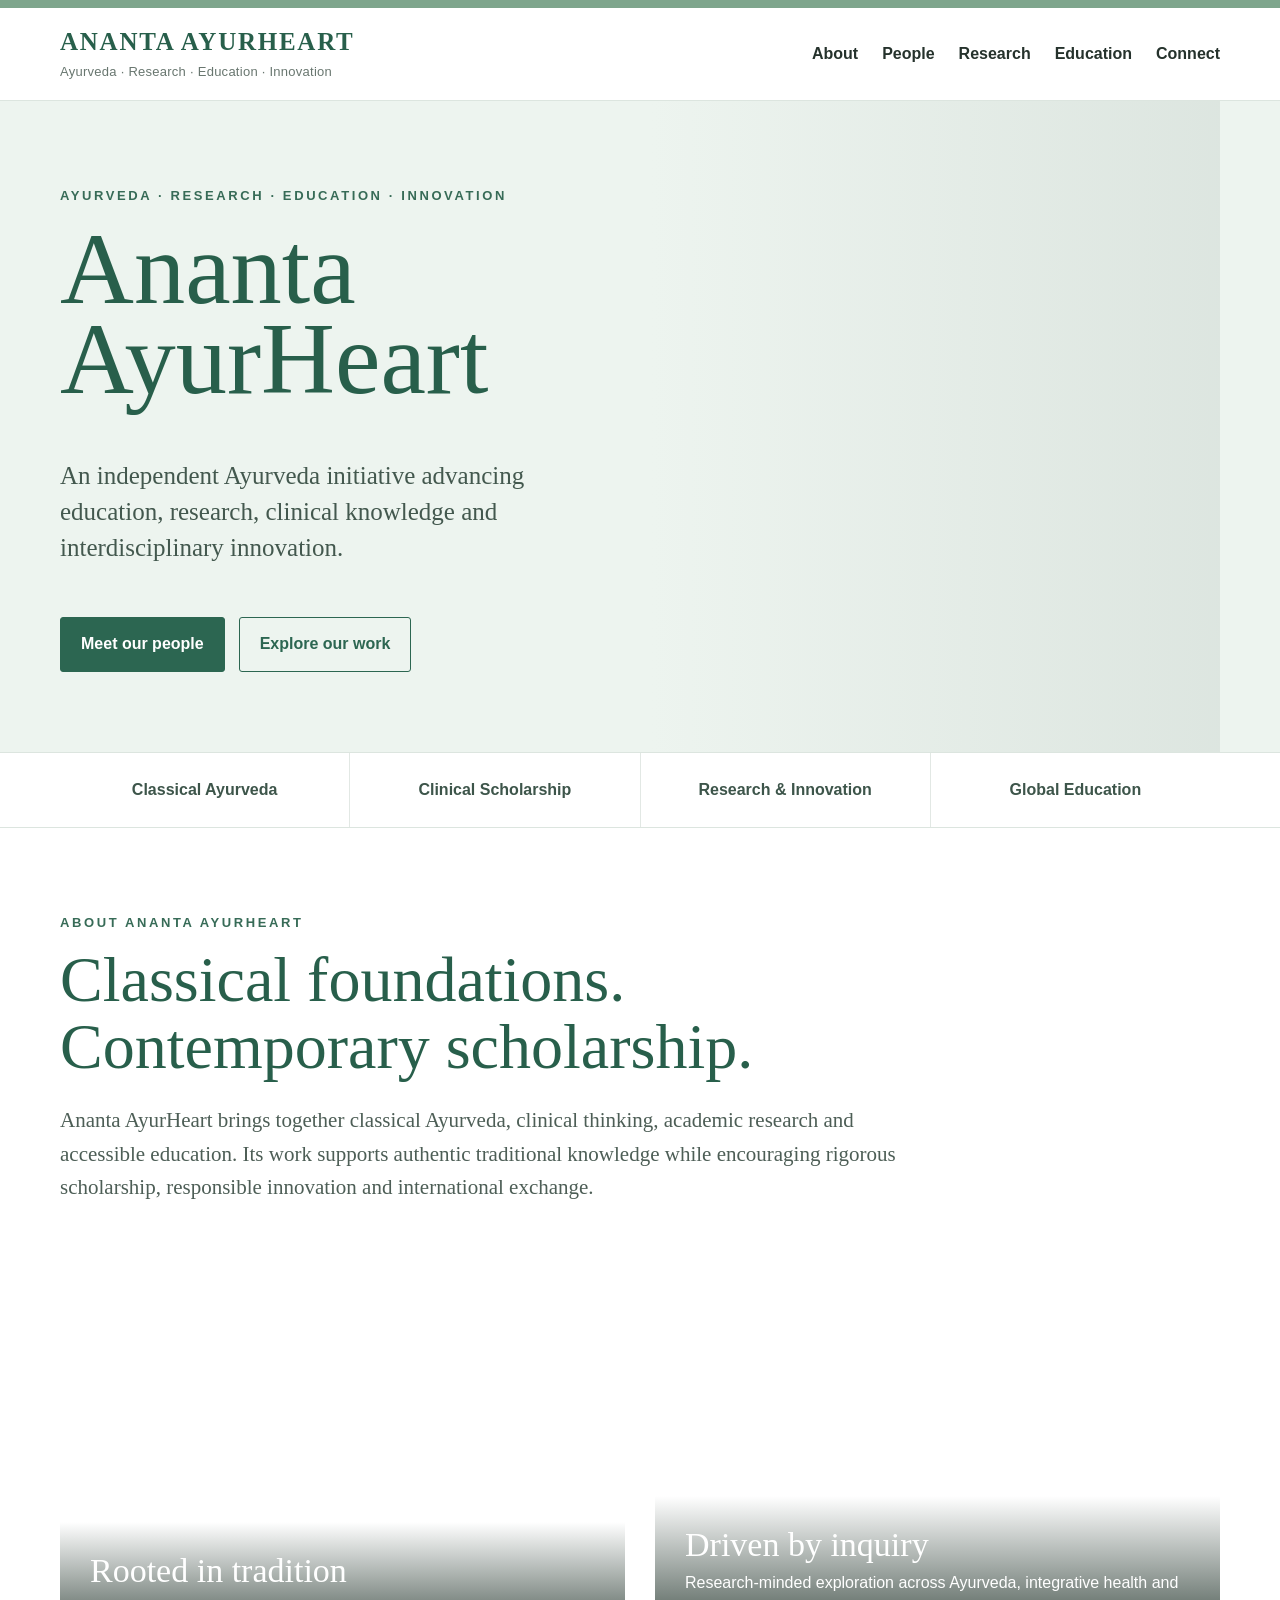
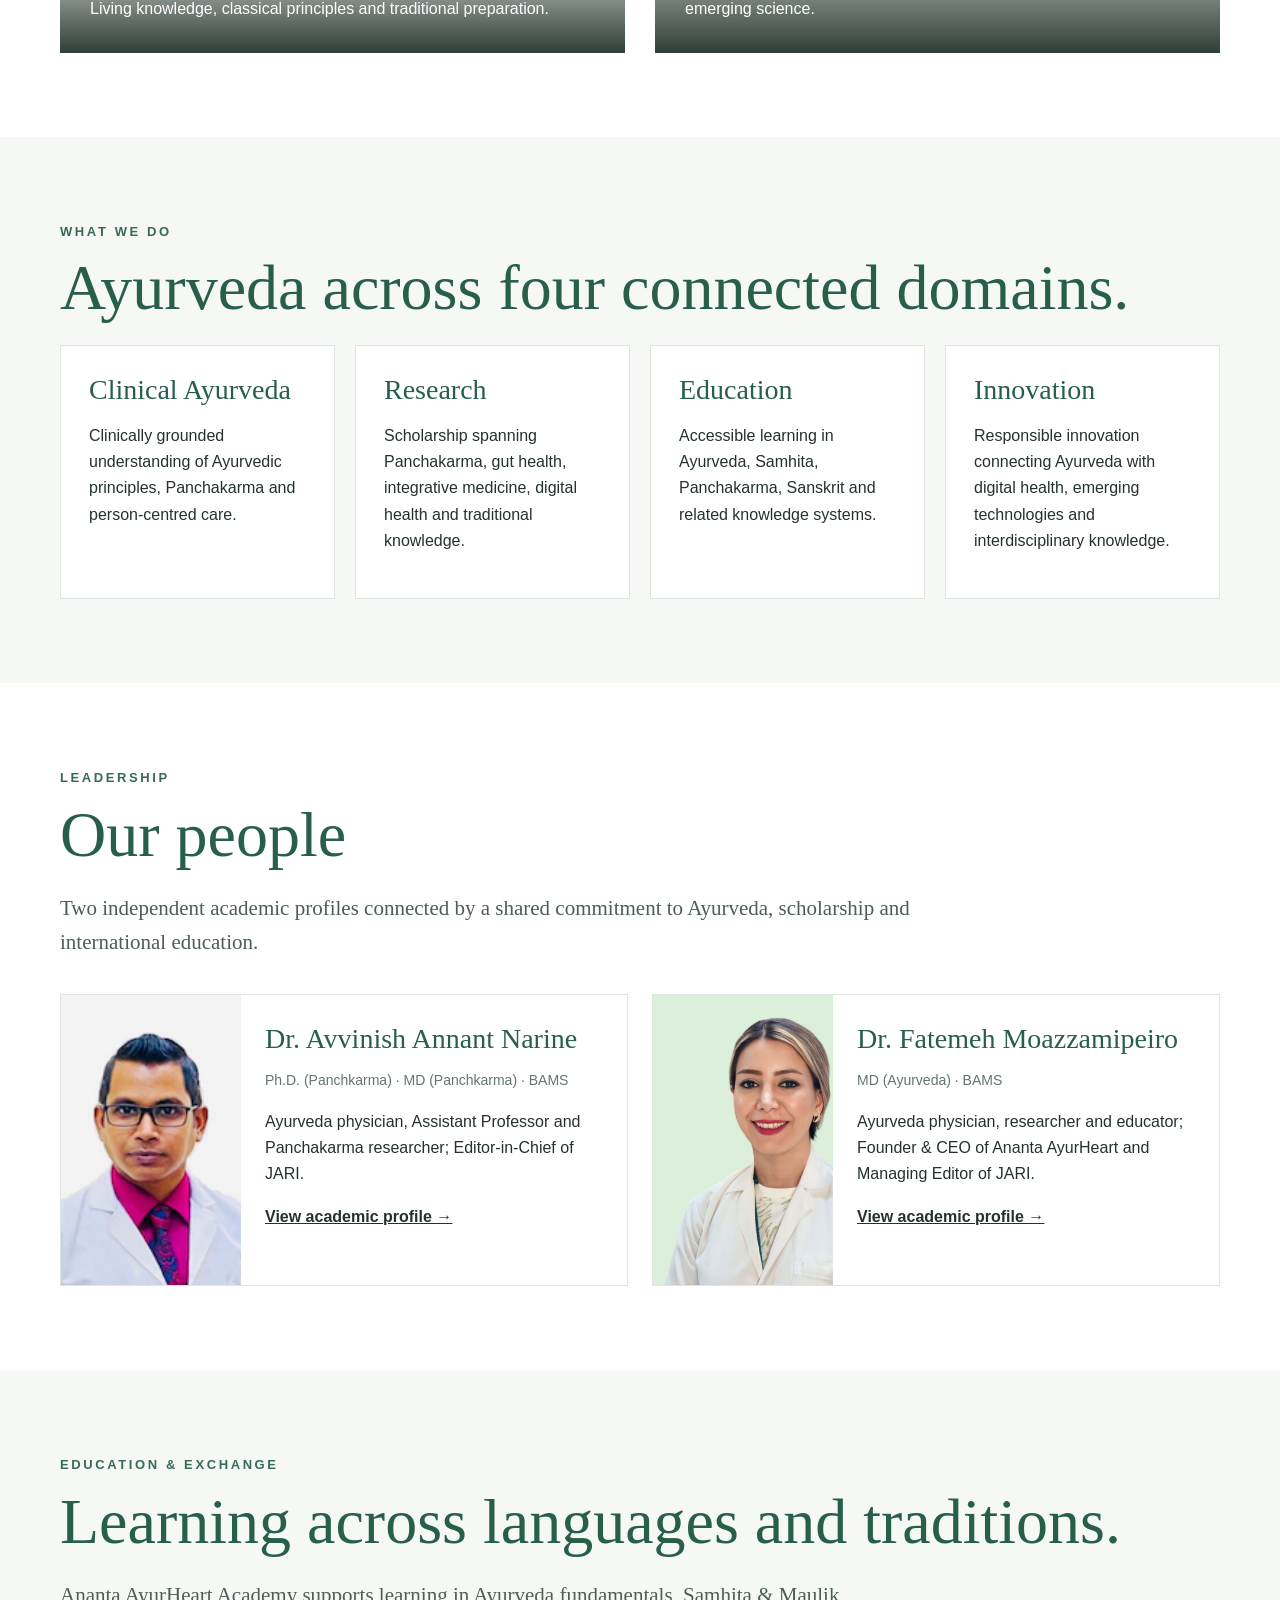
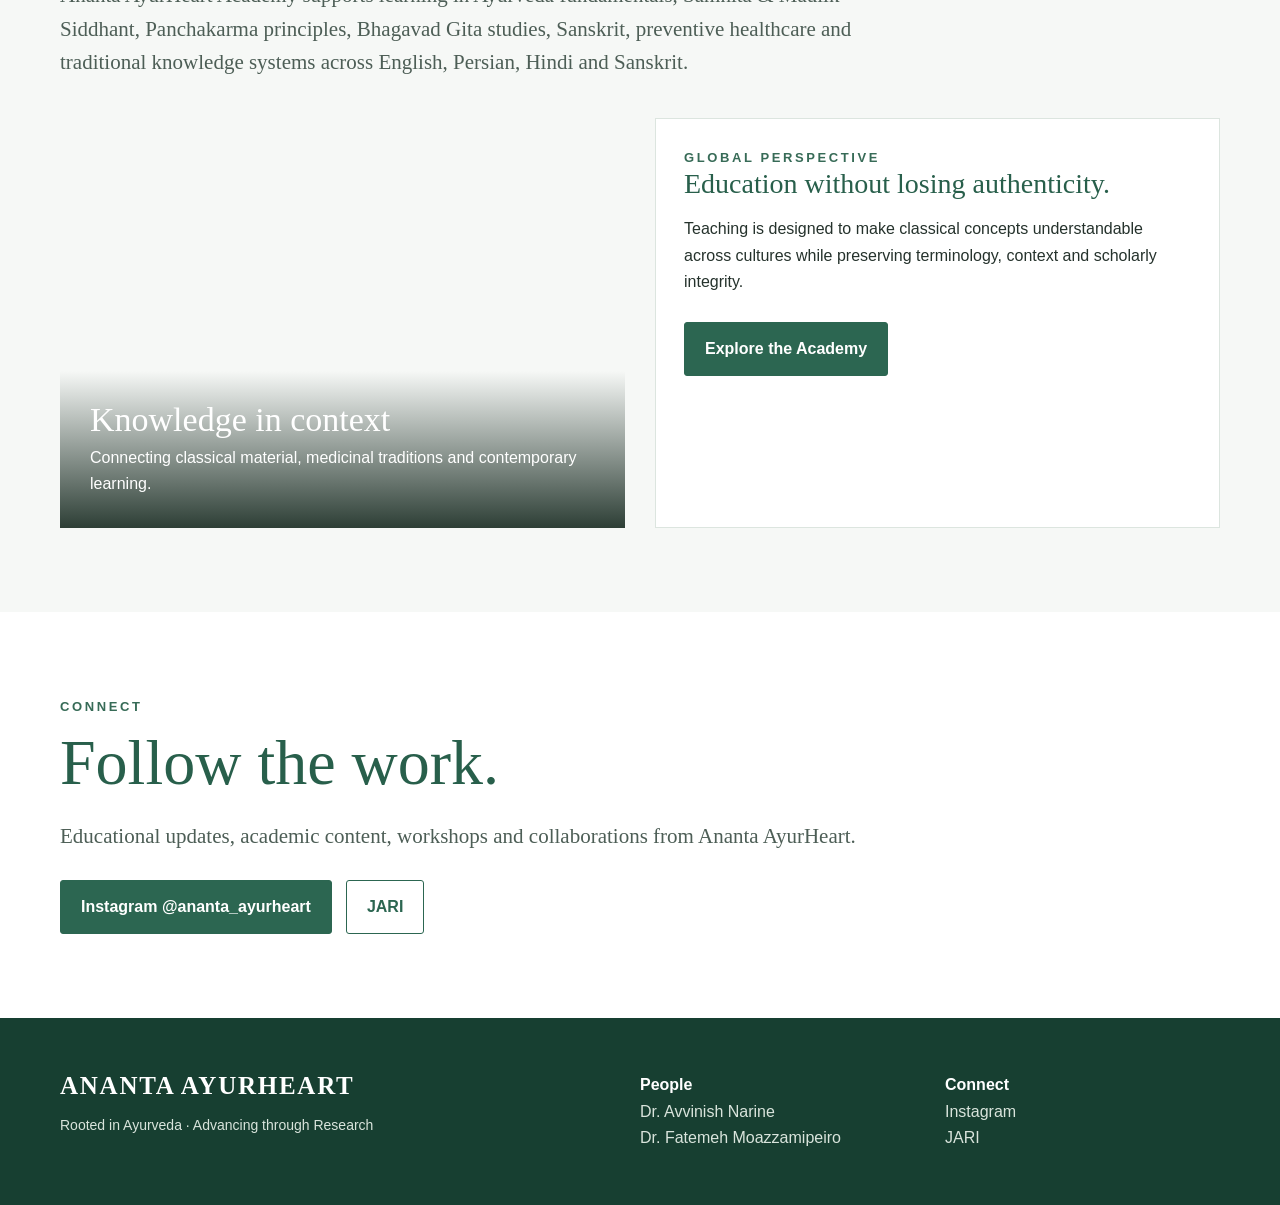
<file: index.html>
<!DOCTYPE html>
<html lang="en"><head><meta charset="utf-8"/><meta content="width=device-width,initial-scale=1" name="viewport"/><title>Ananta AyurHeart | Ayurveda Research, Education &amp; Innovation</title><meta content="Ananta AyurHeart is an independent Ayurveda initiative advancing education, research, clinical knowledge, traditional knowledge and interdisciplinary innovation." name="description"/><link href="https://ananta-ayurheart.pages.dev/" rel="canonical"/><link href="styles.css" rel="stylesheet"/><meta content="Ananta AyurHeart" property="og:title"/><meta content="Rooted in Ayurveda. Advancing through research, education and innovation." property="og:description"/><meta content="website" property="og:type"/><meta content="https://ananta-ayurheart.pages.dev/" property="og:url"/><meta content="https://images.unsplash.com/photo-1768729340164-7d83fe18384d?auto=format&amp;fit=crop&amp;fm=jpg&amp;q=82&amp;w=1800" property="og:image"/><script type="application/ld+json">{"@context": "https://schema.org", "@type": "Organization", "@id": "https://ananta-ayurheart.pages.dev/#organization", "name": "Ananta AyurHeart", "url": "https://ananta-ayurheart.pages.dev/", "description": "Independent Ayurveda initiative advancing education, research, clinical knowledge and interdisciplinary innovation.", "sameAs": ["https://www.instagram.com/ananta_ayurheart/"], "founder": {"@id": "https://ananta-ayurheart.pages.dev/people/fatemeh-moazzamipeiro/#person"}, "member": [{"@id": "https://ananta-ayurheart.pages.dev/people/avvinish-annant-narine/#person"}, {"@id": "https://ananta-ayurheart.pages.dev/people/fatemeh-moazzamipeiro/#person"}]}</script></head><body><div class="topbar"></div><nav class="nav"><div class="wrap navin"><a class="brand" href="index.html">ANANTA AYURHEART<small>Ayurveda · Research · Education · Innovation</small></a><div class="navlinks"><a href="index.html#about">About</a><a href="index.html#people">People</a><a href="index.html#research">Research</a><a href="index.html#academy">Education</a><a href="index.html#contact">Connect</a></div></div></nav><header class="hero"><div class="wrap hero-grid"><div class="hero-copy"><div class="eyebrow">Ayurveda · Research · Education · Innovation</div><h1>Ananta<br/>AyurHeart</h1><p class="deck">An independent Ayurveda initiative advancing education, research, clinical knowledge and interdisciplinary innovation.</p><div class="btns"><a class="btn" href="#people">Meet our people</a><a class="btn alt" href="#research">Explore our work</a></div></div><div aria-label="Turmeric roots, leaves and powder representing Ayurveda" class="hero-image" role="img" style="background-image:url('https://images.unsplash.com/photo-1768729340164-7d83fe18384d?auto=format&amp;fit=crop&amp;fm=jpg&amp;q=82&amp;w=1800')"></div></div></header><div class="trust"><div class="wrap"><div>Classical Ayurveda</div><div>Clinical Scholarship</div><div>Research &amp; Innovation</div><div>Global Education</div></div></div><main><section id="about"><div class="wrap"><div class="eyebrow">About Ananta AyurHeart</div><h2 class="section-title">Classical foundations.<br/>Contemporary scholarship.</h2><p class="lead">Ananta AyurHeart brings together classical Ayurveda, clinical thinking, academic research and accessible education. Its work supports authentic traditional knowledge while encouraging rigorous scholarship, responsible innovation and international exchange.</p><div class="editorial-grid"><div class="image-card" style="background-image:url('https://images.unsplash.com/photo-1768729340731-85e386e62529?auto=format&amp;fit=crop&amp;fm=jpg&amp;q=80&amp;w=1200')"><div class="caption"><h3>Rooted in tradition</h3><div>Living knowledge, classical principles and traditional preparation.</div></div></div><div class="image-card" style="background-image:url('https://images.unsplash.com/photo-1631556760585-2e846196d5a9?auto=format&amp;fit=crop&amp;fm=jpg&amp;q=80&amp;w=1200')"><div class="caption"><h3>Driven by inquiry</h3><div>Research-minded exploration across Ayurveda, integrative health and emerging science.</div></div></div></div></div></section><section class="soft" id="research"><div class="wrap"><div class="eyebrow">What we do</div><h2 class="section-title">Ayurveda across four connected domains.</h2><div class="grid4"><div class="card"><h3>Clinical Ayurveda</h3><p>Clinically grounded understanding of Ayurvedic principles, Panchakarma and person-centred care.</p></div><div class="card"><h3>Research</h3><p>Scholarship spanning Panchakarma, gut health, integrative medicine, digital health and traditional knowledge.</p></div><div class="card"><h3>Education</h3><p>Accessible learning in Ayurveda, Samhita, Panchakarma, Sanskrit and related knowledge systems.</p></div><div class="card"><h3>Innovation</h3><p>Responsible innovation connecting Ayurveda with digital health, emerging technologies and interdisciplinary knowledge.</p></div></div></div></section><section id="people"><div class="wrap"><div class="eyebrow">Leadership</div><h2 class="section-title">Our people</h2><p class="lead">Two independent academic profiles connected by a shared commitment to Ayurveda, scholarship and international education.</p><div class="people"><div class="card person-card"><div class="person-photo"><img alt="Dr. Avvinish Annant Narine" src="assets/images/avvinish-annant-narine.jpg"/></div><div class="person-copy"><h3>Dr. Avvinish Annant Narine</h3><p class="small">Ph.D. (Panchkarma) · MD (Panchkarma) · BAMS</p><p>Ayurveda physician, Assistant Professor and Panchakarma researcher; Editor-in-Chief of JARI.</p><p><a href="people/avvinish-annant-narine/"><b>View academic profile →</b></a></p></div></div><div class="card person-card"><div class="person-photo"><img alt="Dr. Fatemeh Moazzamipeiro" src="assets/images/fatemeh-moazzamipeiro.png"/></div><div class="person-copy"><h3>Dr. Fatemeh Moazzamipeiro</h3><p class="small">MD (Ayurveda) · BAMS</p><p>Ayurveda physician, researcher and educator; Founder &amp; CEO of Ananta AyurHeart and Managing Editor of JARI.</p><p><a href="people/fatemeh-moazzamipeiro/"><b>View academic profile →</b></a></p></div></div></div></div></section><section class="soft" id="academy"><div class="wrap"><div class="eyebrow">Education &amp; exchange</div><h2 class="section-title">Learning across languages and traditions.</h2><p class="lead">Ananta AyurHeart Academy supports learning in Ayurveda fundamentals, Samhita &amp; Maulik Siddhant, Panchakarma principles, Bhagavad Gita studies, Sanskrit, preventive healthcare and traditional knowledge systems across English, Persian, Hindi and Sanskrit.</p><div class="editorial-grid"><div class="image-card" style="background-image:url('https://images.unsplash.com/photo-1509358271058-acd22cc93898?auto=format&amp;fit=crop&amp;fm=jpg&amp;q=80&amp;w=1200')"><div class="caption"><h3>Knowledge in context</h3><div>Connecting classical material, medicinal traditions and contemporary learning.</div></div></div><div class="card"><div class="eyebrow">Global perspective</div><h3>Education without losing authenticity.</h3><p>Teaching is designed to make classical concepts understandable across cultures while preserving terminology, context and scholarly integrity.</p><div class="btns"><a class="btn" href="https://jari.science/index.php/jari/academy">Explore the Academy</a></div></div></div></div></section><section id="contact"><div class="wrap"><div class="eyebrow">Connect</div><h2 class="section-title">Follow the work.</h2><p class="lead">Educational updates, academic content, workshops and collaborations from Ananta AyurHeart.</p><div class="btns"><a class="btn" href="https://www.instagram.com/ananta_ayurheart/" rel="me">Instagram @ananta_ayurheart</a><a class="btn alt" href="https://jari.science/">JARI</a></div></div></section></main><footer class="footer"><div class="wrap footgrid"><div><div class="brand" style="color:white">ANANTA AYURHEART</div><p class="small" style="color:#d9e4dc">Rooted in Ayurveda · Advancing through Research</p></div><div><b>People</b><br/><a href="people/avvinish-annant-narine/">Dr. Avvinish Narine</a><br/><a href="people/fatemeh-moazzamipeiro/">Dr. Fatemeh Moazzamipeiro</a></div><div><b>Connect</b><br/><a href="https://www.instagram.com/ananta_ayurheart/">Instagram</a><br/><a href="https://jari.science/">JARI</a></div></div></footer></body></html>
</file>
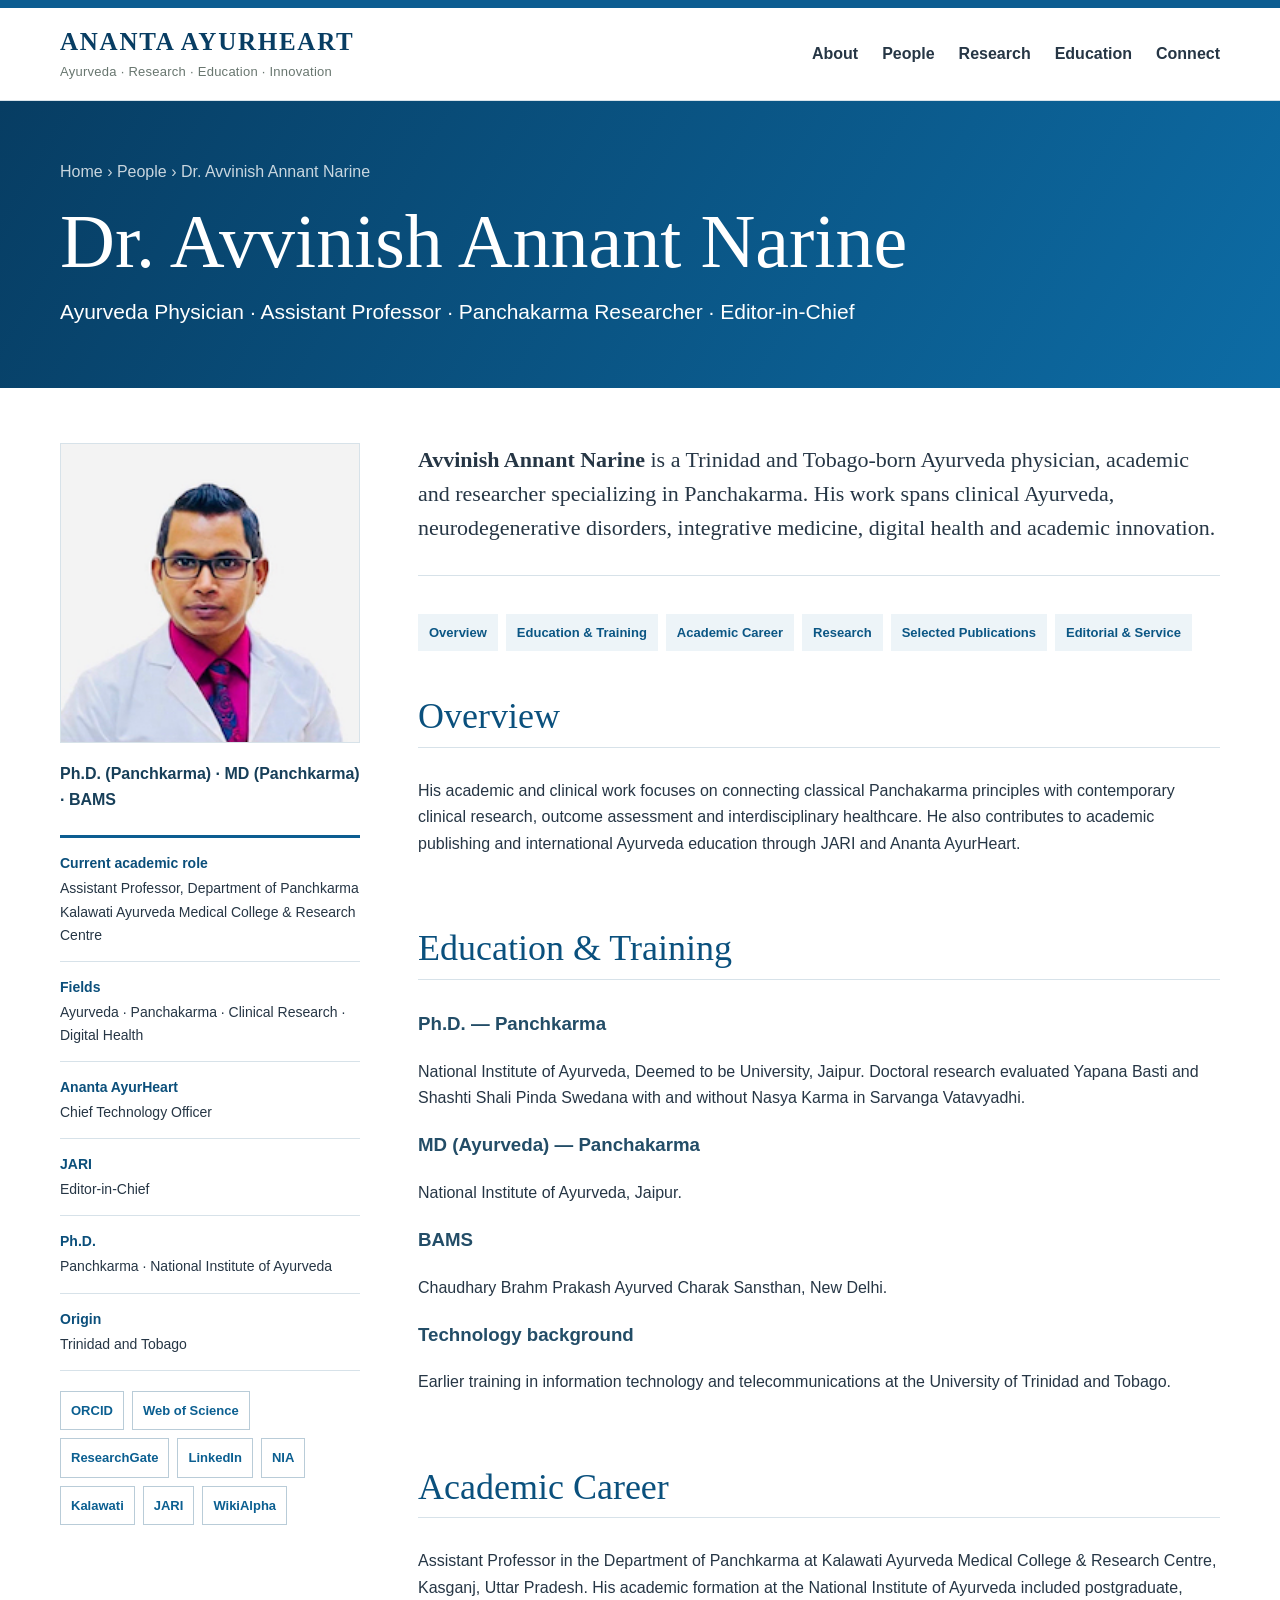
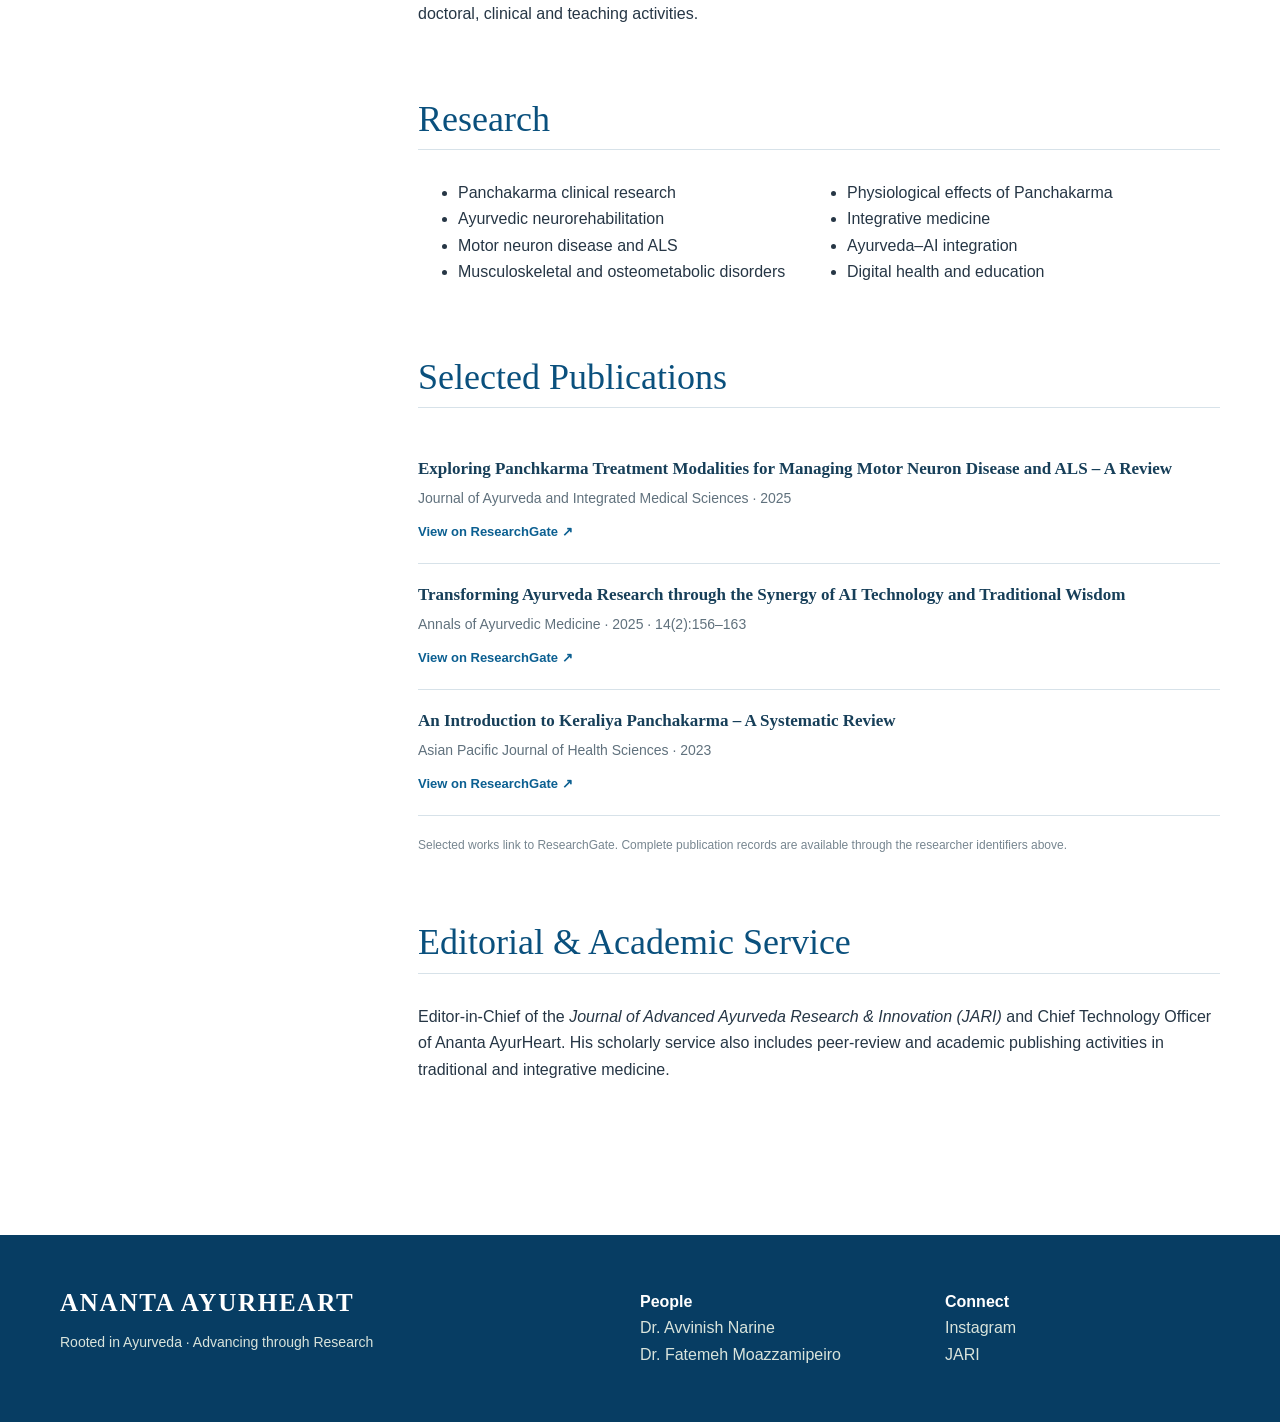
<file: people/avvinish-annant-narine/index.html>
<!DOCTYPE html>
<html lang="en"><head><meta charset="utf-8"/><meta content="width=device-width,initial-scale=1" name="viewport"/><title>Dr. Avvinish Annant Narine | Panchakarma Researcher &amp; Ayurveda Academic</title><meta content="Academic profile of Dr. Avvinish Annant Narine, Ayurveda physician, Assistant Professor, Panchakarma researcher and Editor-in-Chief of JARI." name="description"/><link href="https://ananta-ayurheart.pages.dev/people/avvinish-annant-narine/" rel="canonical"/><link href="../../styles.css" rel="stylesheet"/><meta content="Dr. Avvinish Annant Narine | Ananta AyurHeart" property="og:title"/><meta content="Ayurveda physician, Assistant Professor, Panchakarma researcher and Editor-in-Chief of JARI." property="og:description"/><meta content="profile" property="og:type"/><meta content="https://ananta-ayurheart.pages.dev/people/avvinish-annant-narine/" property="og:url"/><meta content="https://ananta-ayurheart.pages.dev/assets/images/avvinish-annant-narine.jpg" property="og:image"/><script type="application/ld+json">{"@context": "https://schema.org", "@type": "ProfilePage", "dateModified": "2026-09-24", "mainEntity": {"@type": "Person", "@id": "https://ananta-ayurheart.pages.dev/people/avvinish-annant-narine/#person", "name": "Dr. Avvinish Annant Narine", "honorificPrefix": "Dr.", "image": "https://ananta-ayurheart.pages.dev/assets/images/avvinish-annant-narine.jpg", "description": "Ayurveda physician, academic and researcher specializing in Panchakarma.", "jobTitle": "Assistant Professor, Department of Panchkarma", "affiliation": [{"@type": "Organization", "name": "Kalawati Ayurveda Medical College & Research Centre"}, {"@type": "Organization", "name": "Ananta AyurHeart"}], "sameAs": ["https://orcid.org/0000-0002-8131-0494", "https://www.webofscience.com/wos/author/record/QAX-3734-2026", "https://www.researchgate.net/profile/Avvinish-Narine", "https://in.linkedin.com/in/dr-avvinish-annant-narine-6a3407304", "https://jari.science/index.php/jari/about/editorialTeam", "https://wikialpha.co/wiki/Avvinish_Annant_Narine"]}}</script></head><body class="profile-page"><div class="topbar"></div><nav class="nav"><div class="wrap navin"><a class="brand" href="../../index.html">ANANTA AYURHEART<small>Ayurveda · Research · Education · Innovation</small></a><div class="navlinks"><a href="../../index.html#about">About</a><a href="../../index.html#people">People</a><a href="../../index.html#research">Research</a><a href="../../index.html#academy">Education</a><a href="../../index.html#contact">Connect</a></div></div></nav><header class="profile-mast"><div class="wrap"><div class="crumb">Home › People › Dr. Avvinish Annant Narine</div><h1>Dr. Avvinish Annant Narine</h1><div class="subtitle">Ayurveda Physician · Assistant Professor · Panchakarma Researcher · Editor-in-Chief</div></div></header><main><div class="wrap profile-shell"><aside><div class="profile-photo"><img alt="Dr. Avvinish Annant Narine" src="../../assets/images/avvinish-annant-narine.jpg"/></div><div><div class="credentials">Ph.D. (Panchkarma) · MD (Panchkarma) · BAMS</div></div><div class="facts"><div class="fact"><b>Current academic role</b>Assistant Professor, Department of Panchkarma<br/>Kalawati Ayurveda Medical College &amp; Research Centre</div><div class="fact"><b>Fields</b>Ayurveda · Panchakarma · Clinical Research · Digital Health</div><div class="fact"><b>Ananta AyurHeart</b>Chief Technology Officer</div><div class="fact"><b>JARI</b>Editor-in-Chief</div><div class="fact"><b>Ph.D.</b>Panchkarma · National Institute of Ayurveda</div><div class="fact"><b>Origin</b>Trinidad and Tobago</div></div><div class="profile-links"><a class="profile-link" href="https://orcid.org/0000-0002-8131-0494">ORCID</a><a class="profile-link" href="https://www.webofscience.com/wos/author/record/QAX-3734-2026">Web of Science</a><a class="profile-link" href="https://www.researchgate.net/profile/Avvinish-Narine">ResearchGate</a><a class="profile-link" href="https://in.linkedin.com/in/dr-avvinish-annant-narine-6a3407304">LinkedIn</a><a class="profile-link" href="https://www.nia.edu.in/profile.php?id=75">NIA</a><a class="profile-link" href="https://www.kamcrc.com/faculty/">Kalawati</a><a class="profile-link" href="https://jari.science/index.php/jari/about/editorialTeam">JARI</a><a class="profile-link" href="https://wikialpha.co/wiki/Avvinish_Annant_Narine">WikiAlpha</a></div></aside><article class="profile-content"><div class="profile-intro"><b>Avvinish Annant Narine</b> is a Trinidad and Tobago-born Ayurveda physician, academic and researcher specializing in Panchakarma. His work spans clinical Ayurveda, neurodegenerative disorders, integrative medicine, digital health and academic innovation.</div><nav class="tabs"><a href="#overview">Overview</a><a href="#education">Education &amp; Training</a><a href="#career">Academic Career</a><a href="#research">Research</a><a href="#publications">Selected Publications</a><a href="#editorial">Editorial &amp; Service</a></nav><section id="overview"><h2>Overview</h2><p>His academic and clinical work focuses on connecting classical Panchakarma principles with contemporary clinical research, outcome assessment and interdisciplinary healthcare. He also contributes to academic publishing and international Ayurveda education through JARI and Ananta AyurHeart.</p></section><section id="education"><h2>Education &amp; Training</h2><h3>Ph.D. — Panchkarma</h3><p>National Institute of Ayurveda, Deemed to be University, Jaipur. Doctoral research evaluated Yapana Basti and Shashti Shali Pinda Swedana with and without Nasya Karma in Sarvanga Vatavyadhi.</p><h3>MD (Ayurveda) — Panchakarma</h3><p>National Institute of Ayurveda, Jaipur.</p><h3>BAMS</h3><p>Chaudhary Brahm Prakash Ayurved Charak Sansthan, New Delhi.</p><h3>Technology background</h3><p>Earlier training in information technology and telecommunications at the University of Trinidad and Tobago.</p></section><section id="career"><h2>Academic Career</h2><p>Assistant Professor in the Department of Panchkarma at Kalawati Ayurveda Medical College &amp; Research Centre, Kasganj, Uttar Pradesh. His academic formation at the National Institute of Ayurveda included postgraduate, doctoral, clinical and teaching activities.</p></section><section id="research"><h2>Research</h2><ul class="research-list"><li>Panchakarma clinical research</li><li>Ayurvedic neurorehabilitation</li><li>Motor neuron disease and ALS</li><li>Musculoskeletal and osteometabolic disorders</li><li>Physiological effects of Panchakarma</li><li>Integrative medicine</li><li>Ayurveda–AI integration</li><li>Digital health and education</li></ul></section><section id="publications"><h2>Selected Publications</h2><div class="pub"><a class="pub-title" href="https://www.researchgate.net/publication/394447976_Exploring_Panchkarma_Treatment_Modalities_for_Managing_Motor_Neuron_Disease_and_ALS_-_A_Review">Exploring Panchkarma Treatment Modalities for Managing Motor Neuron Disease and ALS – A Review</a><div class="pub-meta">Journal of Ayurveda and Integrated Medical Sciences · 2025</div><div class="pub-actions"><a href="https://www.researchgate.net/publication/394447976_Exploring_Panchkarma_Treatment_Modalities_for_Managing_Motor_Neuron_Disease_and_ALS_-_A_Review">View on ResearchGate ↗</a></div></div><div class="pub"><a class="pub-title" href="https://www.researchgate.net/publication/391317137_Transforming_Ayurveda_Research_through_the_Synergy_of_AI_Technology_and_Traditional_Wisdom">Transforming Ayurveda Research through the Synergy of AI Technology and Traditional Wisdom</a><div class="pub-meta">Annals of Ayurvedic Medicine · 2025 · 14(2):156–163</div><div class="pub-actions"><a href="https://www.researchgate.net/publication/391317137_Transforming_Ayurveda_Research_through_the_Synergy_of_AI_Technology_and_Traditional_Wisdom">View on ResearchGate ↗</a></div></div><div class="pub"><a class="pub-title" href="https://www.researchgate.net/publication/377305377_An_Introduction_to_Keraliya_Panchakarma_-_A_Systematic_Review">An Introduction to Keraliya Panchakarma – A Systematic Review</a><div class="pub-meta">Asian Pacific Journal of Health Sciences · 2023</div><div class="pub-actions"><a href="https://www.researchgate.net/publication/377305377_An_Introduction_to_Keraliya_Panchakarma_-_A_Systematic_Review">View on ResearchGate ↗</a></div></div><p class="source-note">Selected works link to ResearchGate. Complete publication records are available through the researcher identifiers above.</p></section><section id="editorial"><h2>Editorial &amp; Academic Service</h2><p>Editor-in-Chief of the <i>Journal of Advanced Ayurveda Research &amp; Innovation (JARI)</i> and Chief Technology Officer of Ananta AyurHeart. His scholarly service also includes peer-review and academic publishing activities in traditional and integrative medicine.</p></section></article></div></main><footer class="footer"><div class="wrap footgrid"><div><div class="brand" style="color:white">ANANTA AYURHEART</div><p class="small" style="color:#d9e4dc">Rooted in Ayurveda · Advancing through Research</p></div><div><b>People</b><br/><a href="../../people/avvinish-annant-narine/">Dr. Avvinish Narine</a><br/><a href="../../people/fatemeh-moazzamipeiro/">Dr. Fatemeh Moazzamipeiro</a></div><div><b>Connect</b><br/><a href="https://www.instagram.com/ananta_ayurheart/">Instagram</a><br/><a href="https://jari.science/">JARI</a></div></div></footer></body></html>
</file>
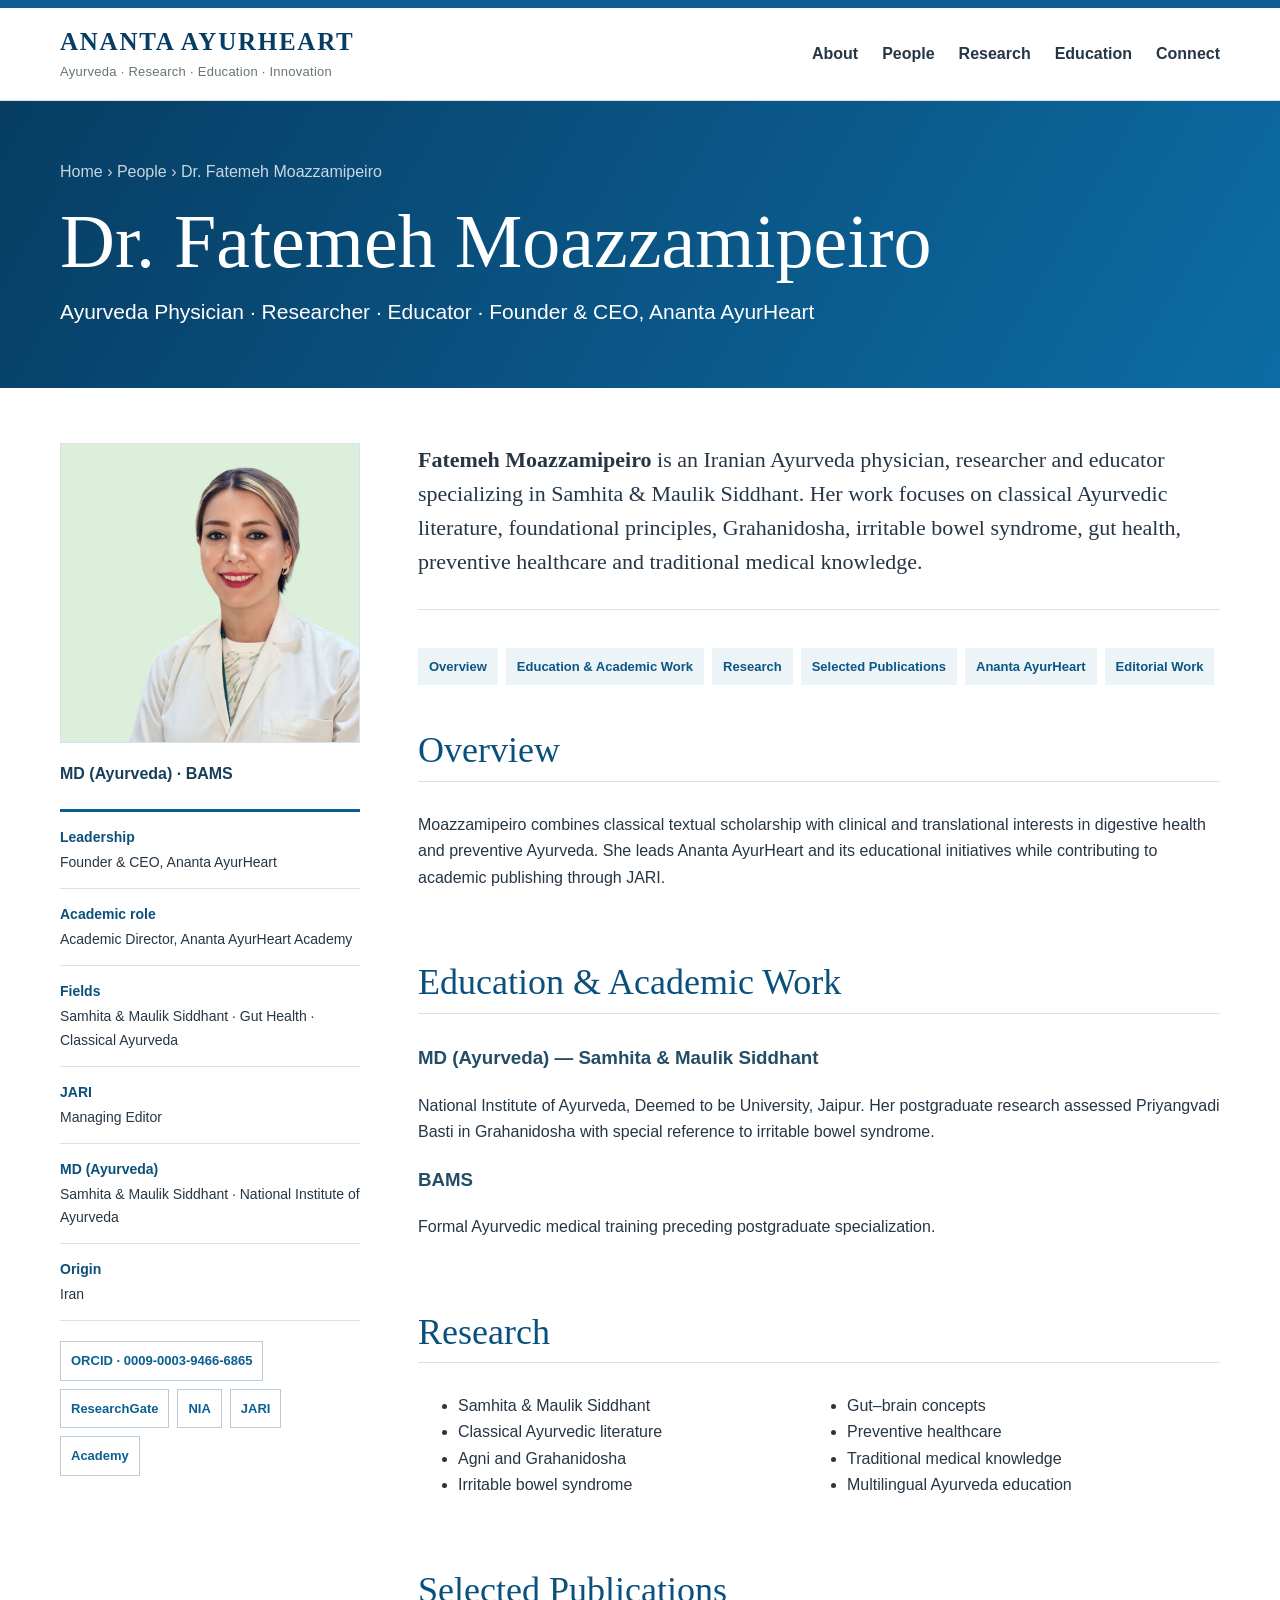
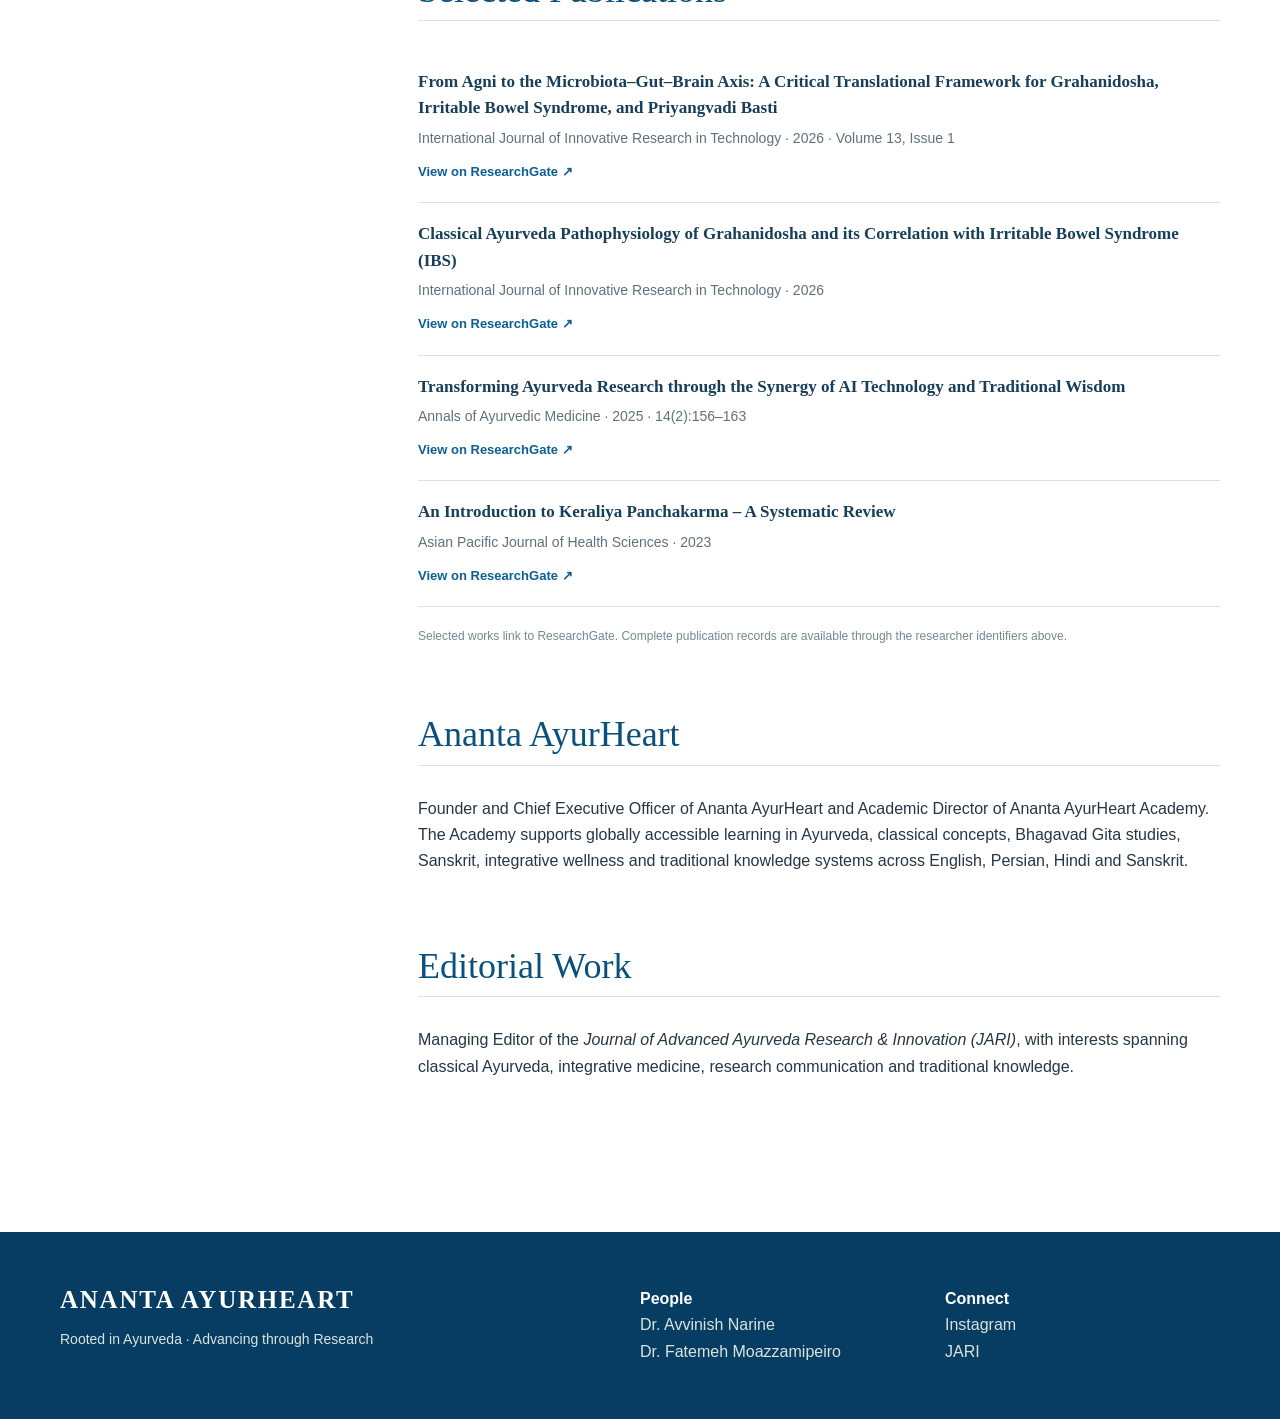
<file: people/fatemeh-moazzamipeiro/index.html>
<!DOCTYPE html>
<html lang="en"><head><meta charset="utf-8"/><meta content="width=device-width,initial-scale=1" name="viewport"/><title>Dr. Fatemeh Moazzamipeiro | Ayurveda Researcher &amp; Educator</title><meta content="Academic profile of Dr. Fatemeh Moazzamipeiro, Ayurveda physician, researcher, educator, Founder &amp; CEO of Ananta AyurHeart and Managing Editor of JARI." name="description"/><link href="https://ananta-ayurheart.pages.dev/people/fatemeh-moazzamipeiro/" rel="canonical"/><link href="../../styles.css" rel="stylesheet"/><meta content="Dr. Fatemeh Moazzamipeiro | Ananta AyurHeart" property="og:title"/><meta content="Ayurveda physician, researcher, educator, Founder &amp; CEO of Ananta AyurHeart and Managing Editor of JARI." property="og:description"/><meta content="profile" property="og:type"/><meta content="https://ananta-ayurheart.pages.dev/people/fatemeh-moazzamipeiro/" property="og:url"/><meta content="https://ananta-ayurheart.pages.dev/assets/images/fatemeh-moazzamipeiro.png" property="og:image"/><script type="application/ld+json">{"@context": "https://schema.org", "@type": "ProfilePage", "dateModified": "2026-09-24", "mainEntity": {"@type": "Person", "@id": "https://ananta-ayurheart.pages.dev/people/fatemeh-moazzamipeiro/#person", "name": "Dr. Fatemeh Moazzamipeiro", "honorificPrefix": "Dr.", "image": "https://ananta-ayurheart.pages.dev/assets/images/fatemeh-moazzamipeiro.png", "description": "Iranian Ayurveda physician, researcher and educator specializing in Samhita & Maulik Siddhant.", "jobTitle": "Founder & Chief Executive Officer, Ananta AyurHeart", "affiliation": [{"@type": "Organization", "name": "Ananta AyurHeart"}, {"@type": "Organization", "name": "National Institute of Ayurveda, Deemed to be University"}], "sameAs": ["https://orcid.org/0009-0003-9466-6865", "https://www.researchgate.net/profile/Fatemeh-Moazzamipeiro", "https://jari.science/index.php/jari/about/editorialTeam"]}}</script></head><body class="profile-page"><div class="topbar"></div><nav class="nav"><div class="wrap navin"><a class="brand" href="../../index.html">ANANTA AYURHEART<small>Ayurveda · Research · Education · Innovation</small></a><div class="navlinks"><a href="../../index.html#about">About</a><a href="../../index.html#people">People</a><a href="../../index.html#research">Research</a><a href="../../index.html#academy">Education</a><a href="../../index.html#contact">Connect</a></div></div></nav><header class="profile-mast"><div class="wrap"><div class="crumb">Home › People › Dr. Fatemeh Moazzamipeiro</div><h1>Dr. Fatemeh Moazzamipeiro</h1><div class="subtitle">Ayurveda Physician · Researcher · Educator · Founder &amp; CEO, Ananta AyurHeart</div></div></header><main><div class="wrap profile-shell"><aside><div class="profile-photo"><img alt="Dr. Fatemeh Moazzamipeiro" src="../../assets/images/fatemeh-moazzamipeiro.png"/></div><div><div class="credentials">MD (Ayurveda) · BAMS</div></div><div class="facts"><div class="fact"><b>Leadership</b>Founder &amp; CEO, Ananta AyurHeart</div><div class="fact"><b>Academic role</b>Academic Director, Ananta AyurHeart Academy</div><div class="fact"><b>Fields</b>Samhita &amp; Maulik Siddhant · Gut Health · Classical Ayurveda</div><div class="fact"><b>JARI</b>Managing Editor</div><div class="fact"><b>MD (Ayurveda)</b>Samhita &amp; Maulik Siddhant · National Institute of Ayurveda</div><div class="fact"><b>Origin</b>Iran</div></div><div class="profile-links"><a class="profile-link" href="https://orcid.org/0009-0003-9466-6865">ORCID · 0009-0003-9466-6865</a><a class="profile-link" href="https://www.researchgate.net/profile/Fatemeh-Moazzamipeiro">ResearchGate</a><a class="profile-link" href="https://www.nia.edu.in/profile.php?id=69">NIA</a><a class="profile-link" href="https://jari.science/index.php/jari/about/editorialTeam">JARI</a><a class="profile-link" href="https://jari.science/index.php/jari/academy">Academy</a></div></aside><article class="profile-content"><div class="profile-intro"><b>Fatemeh Moazzamipeiro</b> is an Iranian Ayurveda physician, researcher and educator specializing in Samhita &amp; Maulik Siddhant. Her work focuses on classical Ayurvedic literature, foundational principles, Grahanidosha, irritable bowel syndrome, gut health, preventive healthcare and traditional medical knowledge.</div><nav class="tabs"><a href="#overview">Overview</a><a href="#education">Education &amp; Academic Work</a><a href="#research">Research</a><a href="#publications">Selected Publications</a><a href="#leadership">Ananta AyurHeart</a><a href="#editorial">Editorial Work</a></nav><section id="overview"><h2>Overview</h2><p>Moazzamipeiro combines classical textual scholarship with clinical and translational interests in digestive health and preventive Ayurveda. She leads Ananta AyurHeart and its educational initiatives while contributing to academic publishing through JARI.</p></section><section id="education"><h2>Education &amp; Academic Work</h2><h3>MD (Ayurveda) — Samhita &amp; Maulik Siddhant</h3><p>National Institute of Ayurveda, Deemed to be University, Jaipur. Her postgraduate research assessed Priyangvadi Basti in Grahanidosha with special reference to irritable bowel syndrome.</p><h3>BAMS</h3><p>Formal Ayurvedic medical training preceding postgraduate specialization.</p></section><section id="research"><h2>Research</h2><ul class="research-list"><li>Samhita &amp; Maulik Siddhant</li><li>Classical Ayurvedic literature</li><li>Agni and Grahanidosha</li><li>Irritable bowel syndrome</li><li>Gut–brain concepts</li><li>Preventive healthcare</li><li>Traditional medical knowledge</li><li>Multilingual Ayurveda education</li></ul></section><section id="publications"><h2>Selected Publications</h2><div class="pub"><a class="pub-title" href="https://www.researchgate.net/publication/407193679_From_Agni_to_The_Microbiota-Gut-Brain_Axis_A_Critical_Translational_Framework_for_Grahanidosha_Irritable_Bowel_Syndrome_And_Priyangvadi_Basti">From Agni to the Microbiota–Gut–Brain Axis: A Critical Translational Framework for Grahanidosha, Irritable Bowel Syndrome, and Priyangvadi Basti</a><div class="pub-meta">International Journal of Innovative Research in Technology · 2026 · Volume 13, Issue 1</div><div class="pub-actions"><a href="https://www.researchgate.net/publication/407193679_From_Agni_to_The_Microbiota-Gut-Brain_Axis_A_Critical_Translational_Framework_for_Grahanidosha_Irritable_Bowel_Syndrome_And_Priyangvadi_Basti">View on ResearchGate ↗</a></div></div><div class="pub"><a class="pub-title" href="https://www.researchgate.net/publication/407196350_Classical_Ayurveda_Pathophysiology_of_Grahanidosha_and_its_Correlation_with_Irritable_Bowel_Syndrome_IBS">Classical Ayurveda Pathophysiology of Grahanidosha and its Correlation with Irritable Bowel Syndrome (IBS)</a><div class="pub-meta">International Journal of Innovative Research in Technology · 2026</div><div class="pub-actions"><a href="https://www.researchgate.net/publication/407196350_Classical_Ayurveda_Pathophysiology_of_Grahanidosha_and_its_Correlation_with_Irritable_Bowel_Syndrome_IBS">View on ResearchGate ↗</a></div></div><div class="pub"><a class="pub-title" href="https://www.researchgate.net/publication/391317137_Transforming_Ayurveda_Research_through_the_Synergy_of_AI_Technology_and_Traditional_Wisdom">Transforming Ayurveda Research through the Synergy of AI Technology and Traditional Wisdom</a><div class="pub-meta">Annals of Ayurvedic Medicine · 2025 · 14(2):156–163</div><div class="pub-actions"><a href="https://www.researchgate.net/publication/391317137_Transforming_Ayurveda_Research_through_the_Synergy_of_AI_Technology_and_Traditional_Wisdom">View on ResearchGate ↗</a></div></div><div class="pub"><a class="pub-title" href="https://www.researchgate.net/publication/377305377_An_Introduction_to_Keraliya_Panchakarma_-_A_Systematic_Review">An Introduction to Keraliya Panchakarma – A Systematic Review</a><div class="pub-meta">Asian Pacific Journal of Health Sciences · 2023</div><div class="pub-actions"><a href="https://www.researchgate.net/publication/377305377_An_Introduction_to_Keraliya_Panchakarma_-_A_Systematic_Review">View on ResearchGate ↗</a></div></div><p class="source-note">Selected works link to ResearchGate. Complete publication records are available through the researcher identifiers above.</p></section><section id="leadership"><h2>Ananta AyurHeart</h2><p>Founder and Chief Executive Officer of Ananta AyurHeart and Academic Director of Ananta AyurHeart Academy. The Academy supports globally accessible learning in Ayurveda, classical concepts, Bhagavad Gita studies, Sanskrit, integrative wellness and traditional knowledge systems across English, Persian, Hindi and Sanskrit.</p></section><section id="editorial"><h2>Editorial Work</h2><p>Managing Editor of the <i>Journal of Advanced Ayurveda Research &amp; Innovation (JARI)</i>, with interests spanning classical Ayurveda, integrative medicine, research communication and traditional knowledge.</p></section></article></div></main><footer class="footer"><div class="wrap footgrid"><div><div class="brand" style="color:white">ANANTA AYURHEART</div><p class="small" style="color:#d9e4dc">Rooted in Ayurveda · Advancing through Research</p></div><div><b>People</b><br/><a href="../../people/avvinish-annant-narine/">Dr. Avvinish Narine</a><br/><a href="../../people/fatemeh-moazzamipeiro/">Dr. Fatemeh Moazzamipeiro</a></div><div><b>Connect</b><br/><a href="https://www.instagram.com/ananta_ayurheart/">Instagram</a><br/><a href="https://jari.science/">JARI</a></div></div></footer></body></html>
</file>
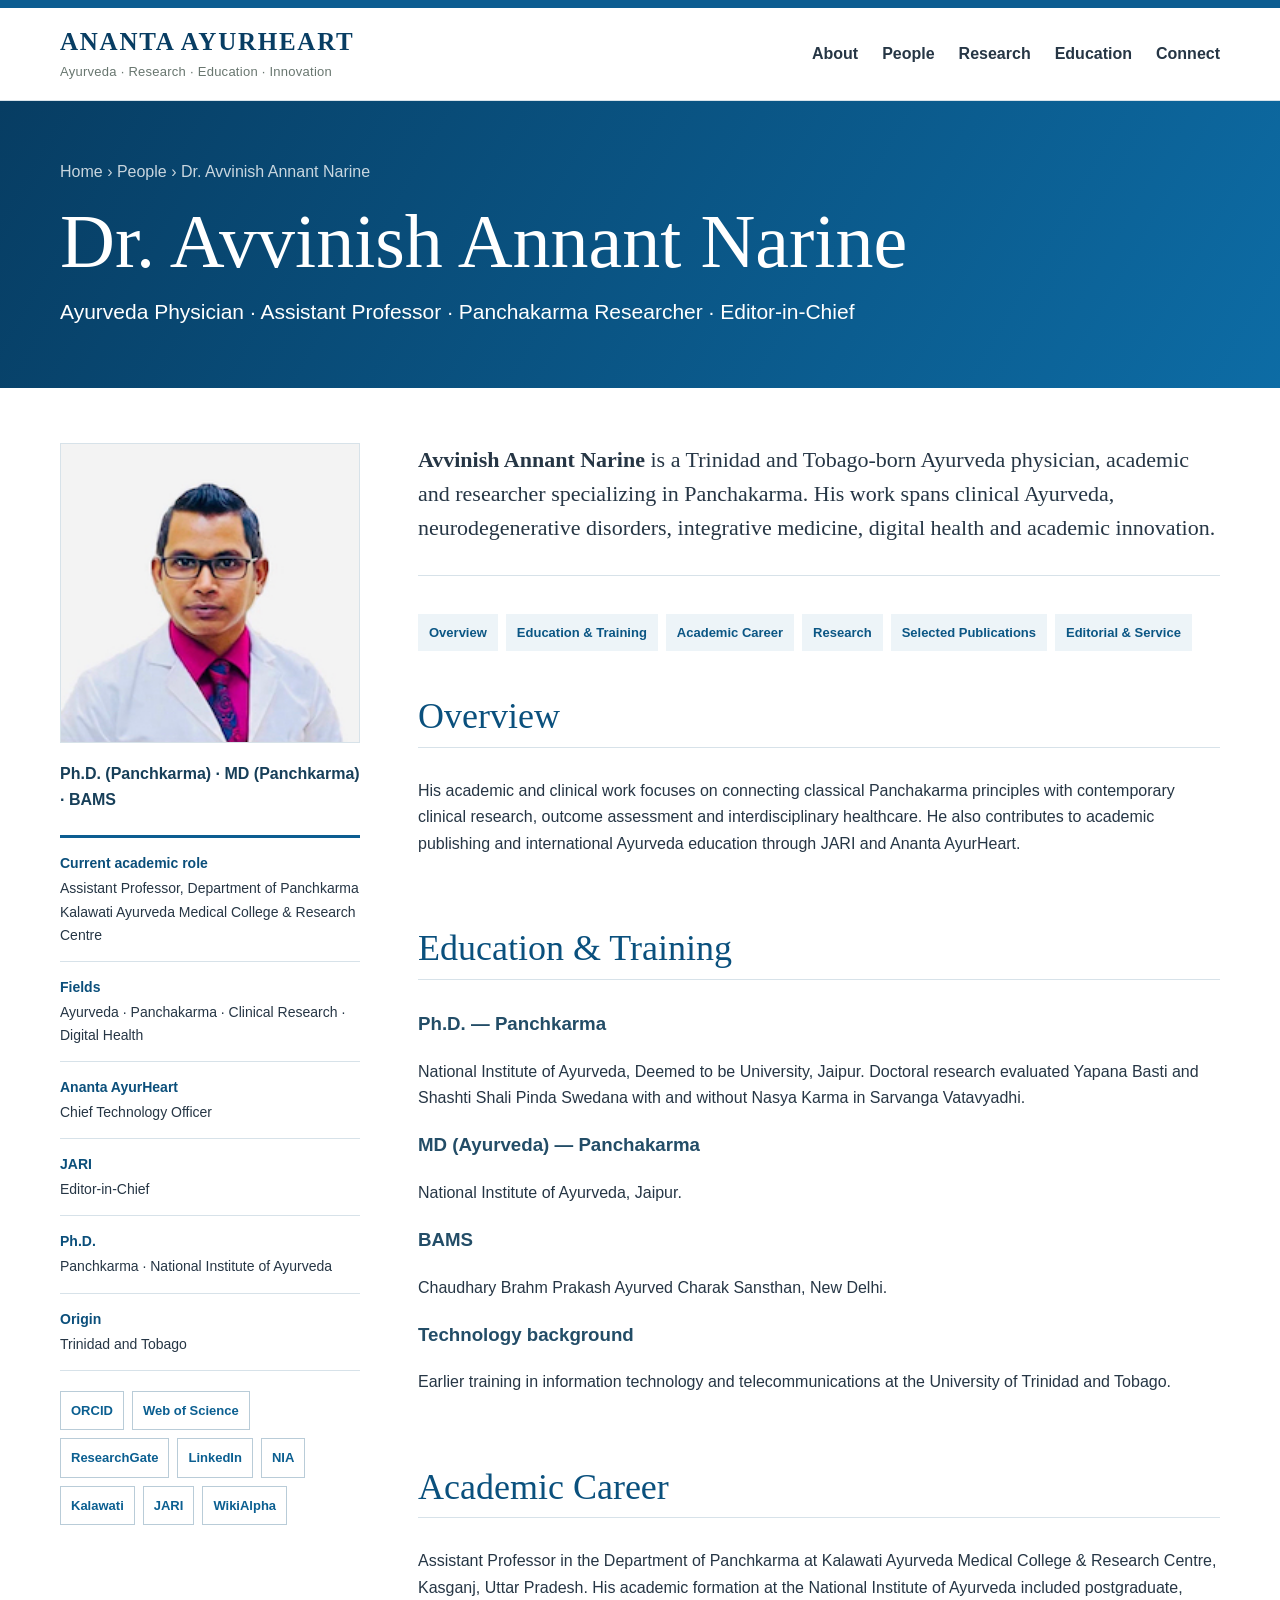
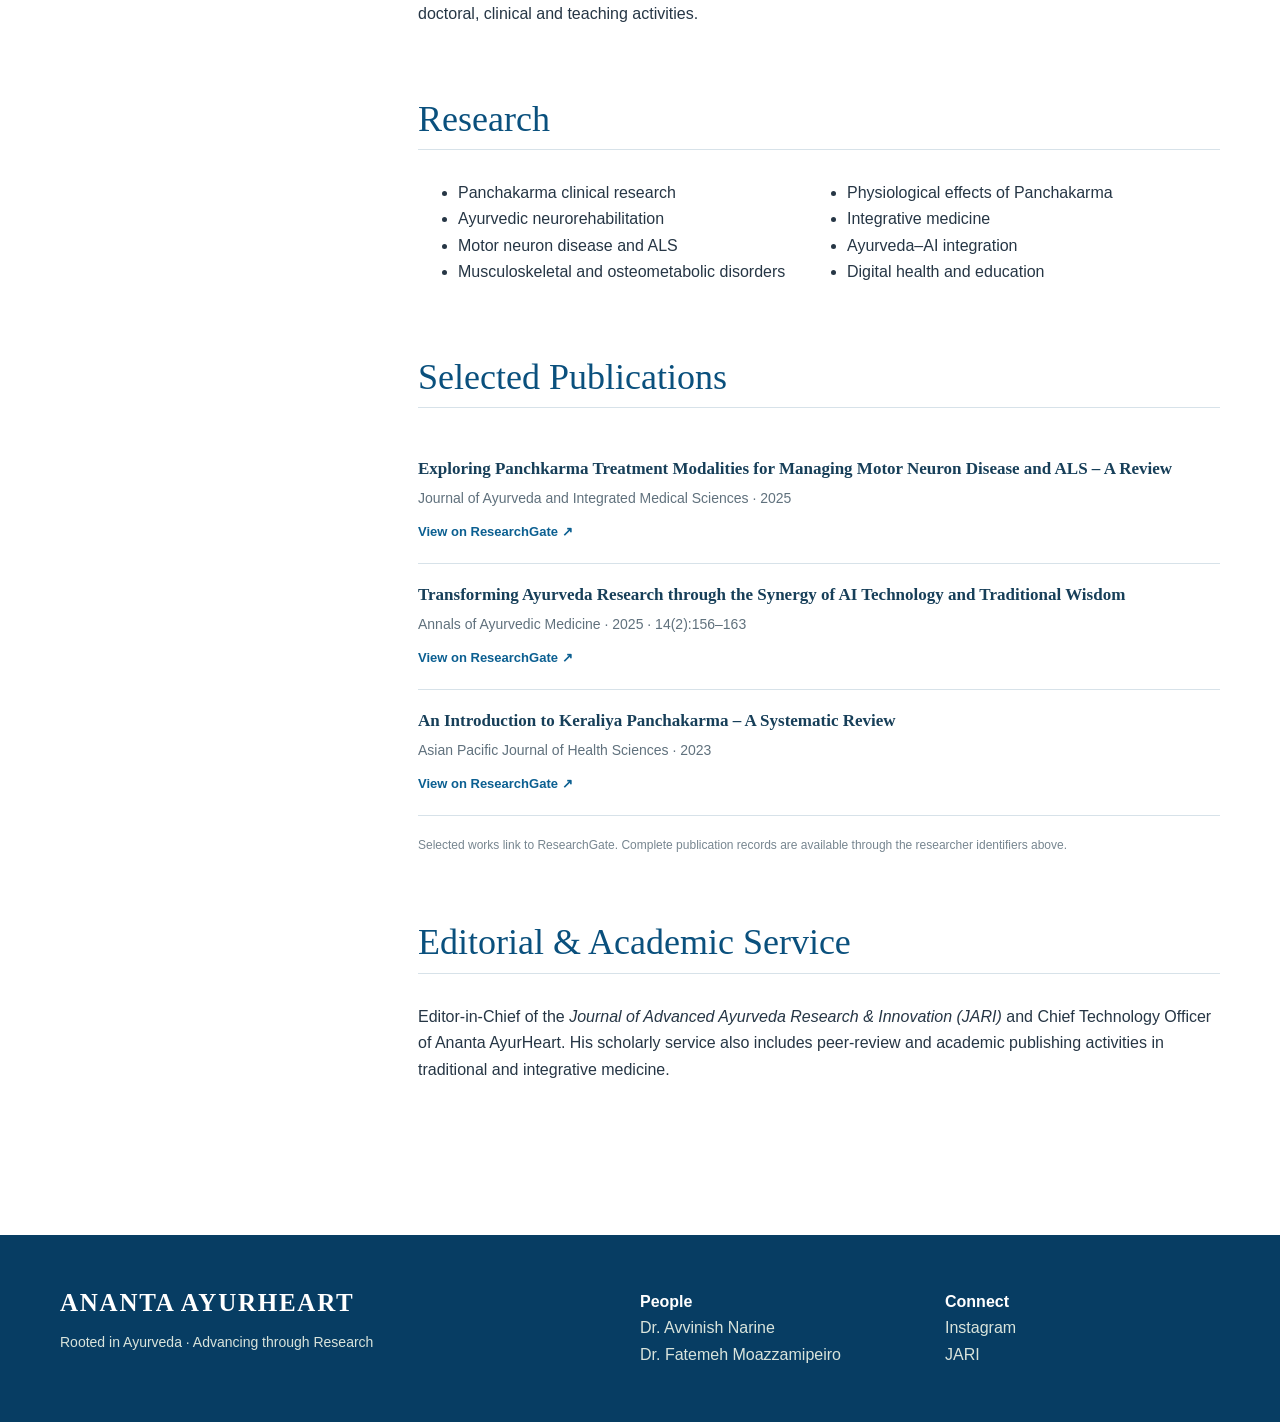
<file: avvinish-annant-narine.html>
<!doctype html><meta charset="utf-8"><meta http-equiv="refresh" content="0; url=/people/avvinish-annant-narine/"><link rel="canonical" href="https://ananta-ayurheart.pages.dev/people/avvinish-annant-narine/">
</file>
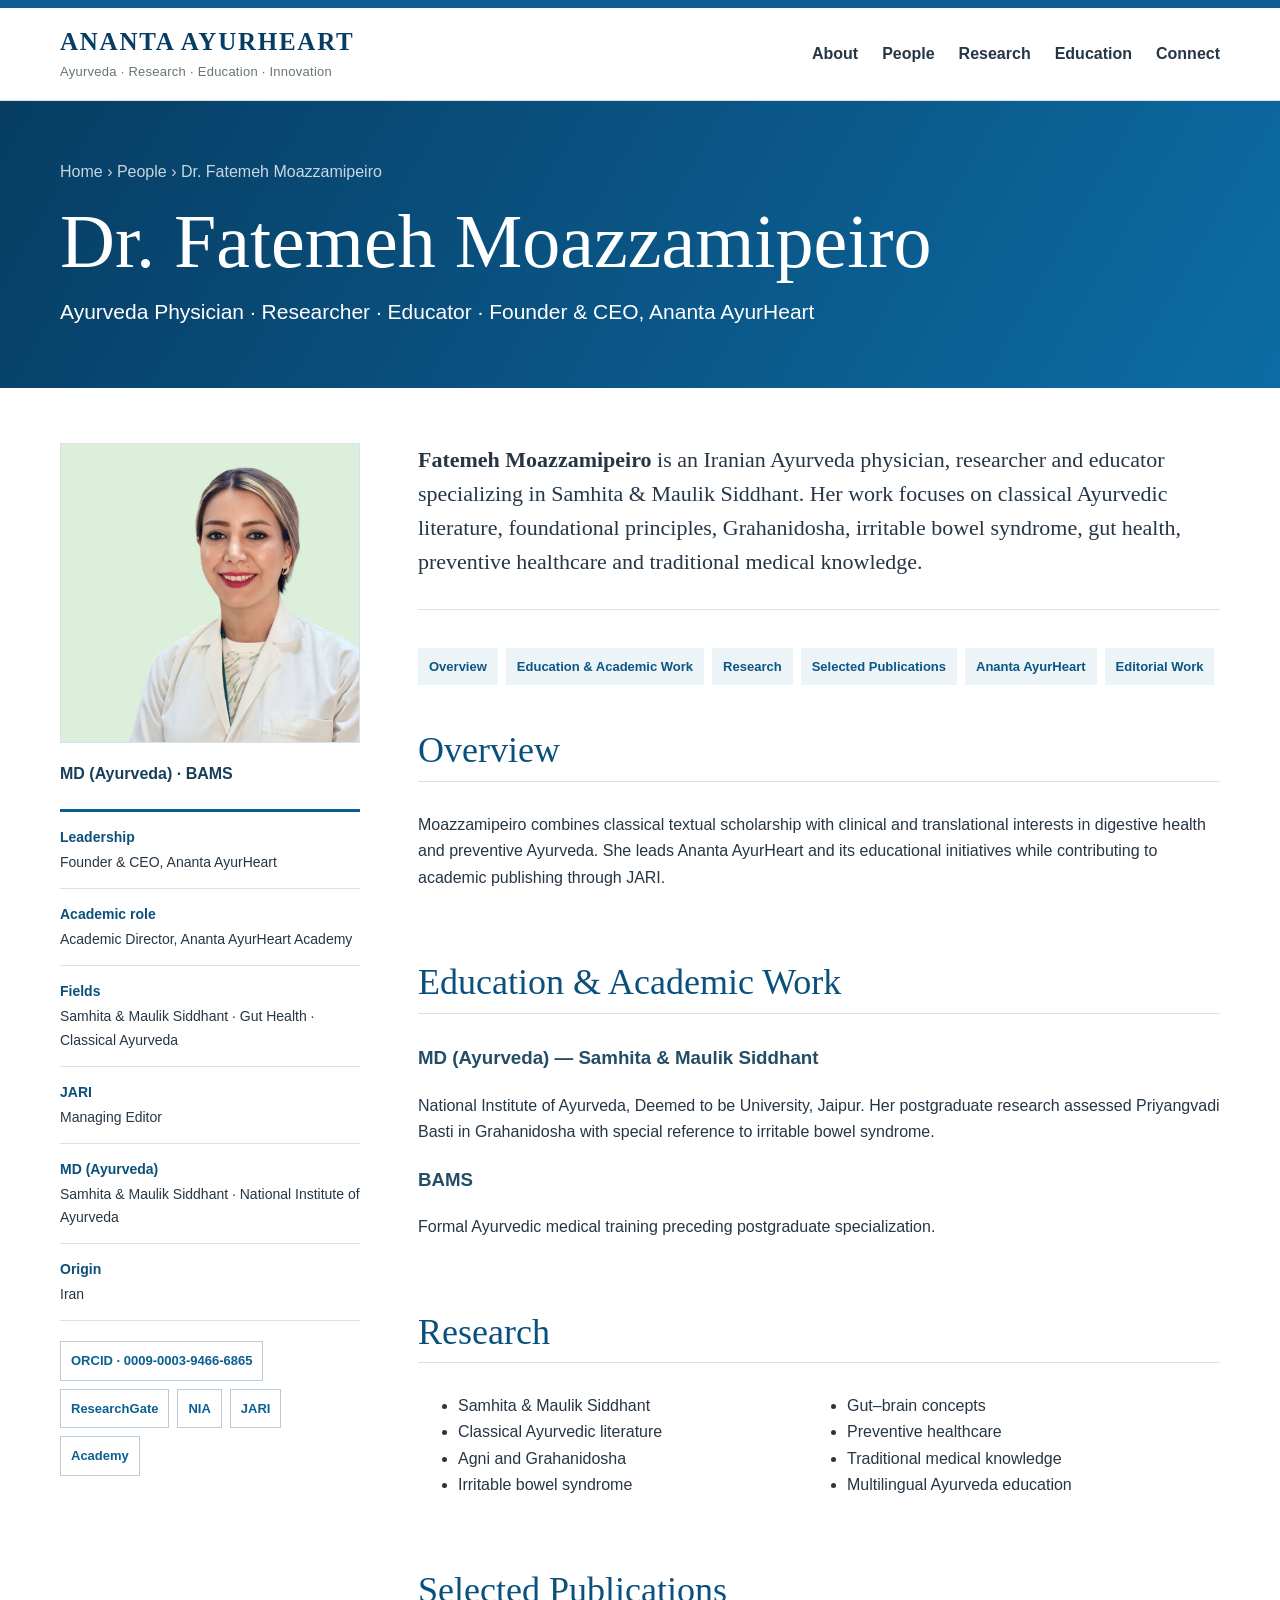
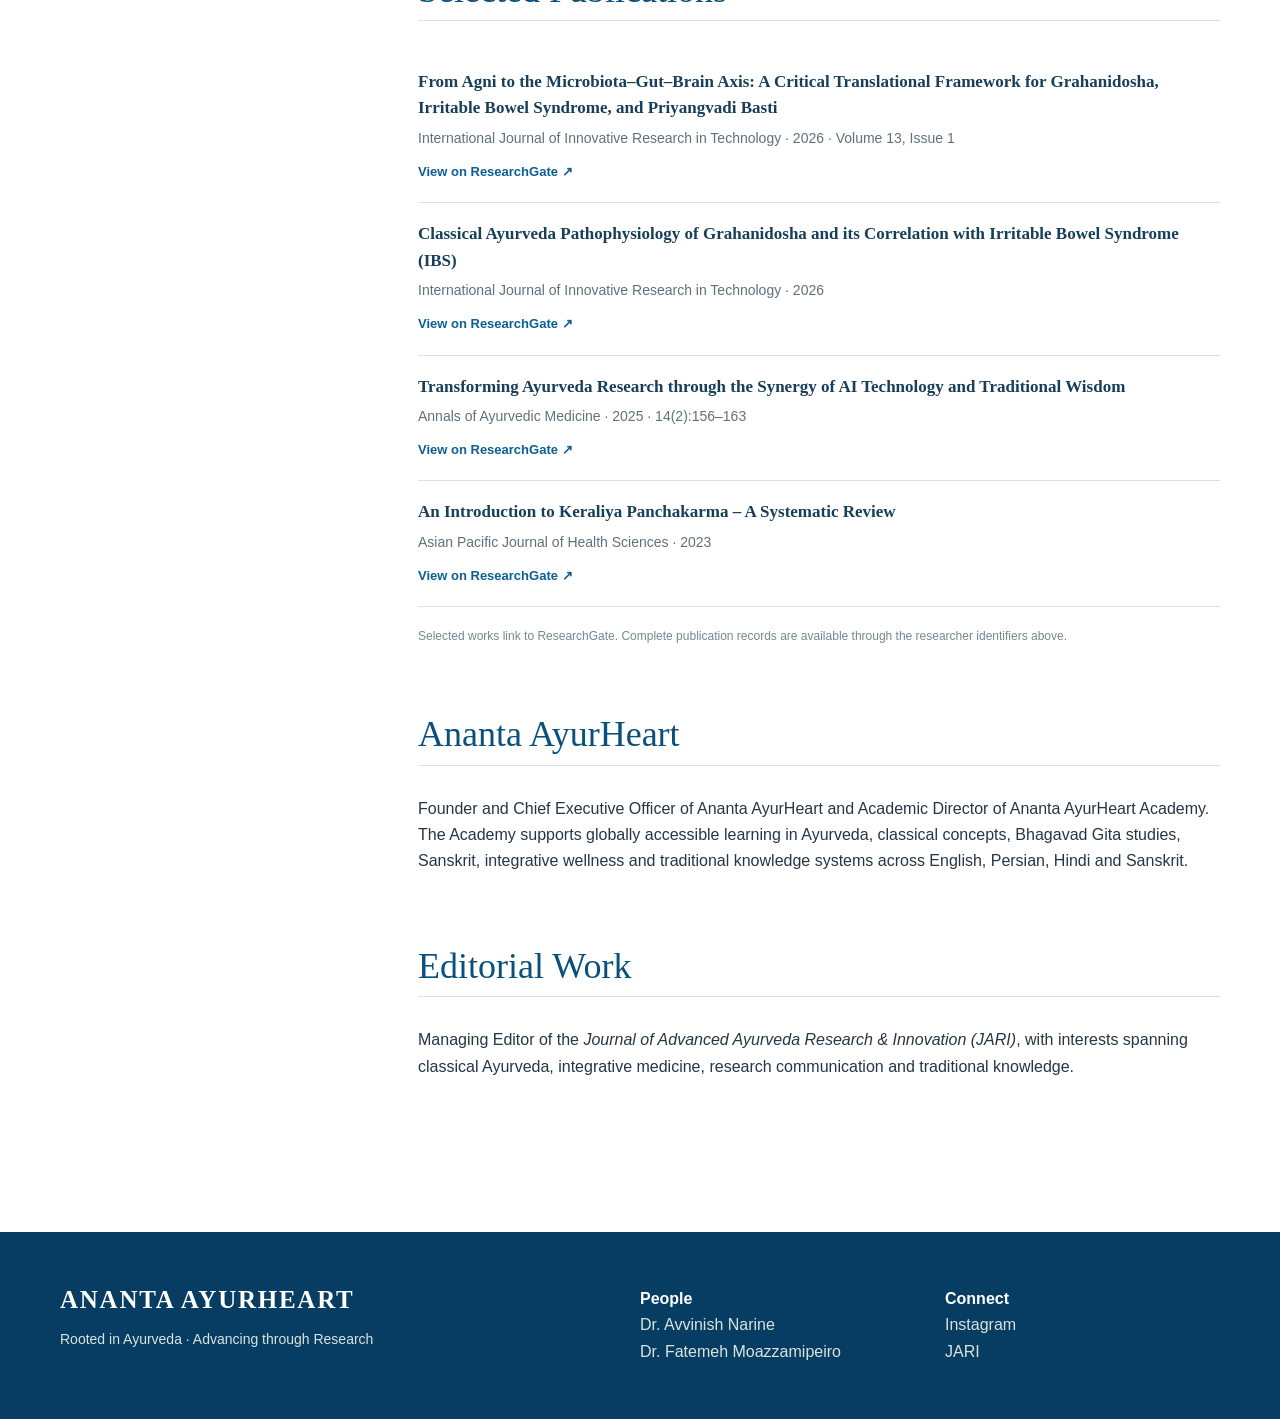
<file: fatemeh-moazzamipeiro.html>
<!doctype html><meta charset="utf-8"><meta http-equiv="refresh" content="0; url=/people/fatemeh-moazzamipeiro/"><link rel="canonical" href="https://ananta-ayurheart.pages.dev/people/fatemeh-moazzamipeiro/">
</file>
<file: styles.css>
*{box-sizing:border-box}html{scroll-behavior:smooth}body{margin:0;color:#25322c;background:#fff;font:16px/1.65 -apple-system,BlinkMacSystemFont,"Segoe UI",Arial,sans-serif}a{color:inherit}img{max-width:100%;display:block}.wrap{width:min(1160px,92%);margin:auto}.topbar{height:8px;background:#7ea58c}.nav{background:#fff;border-bottom:1px solid #dce5df;position:sticky;top:0;z-index:10}.navin{min-height:92px;display:flex;align-items:center;justify-content:space-between;gap:24px}.brand{text-decoration:none;color:#285f4b;font:700 25px/1.1 Georgia,serif;letter-spacing:.07em}.brand small{display:block;margin-top:9px;color:#68766f;font:500 13px/1.2 Arial,sans-serif;letter-spacing:.02em}.navlinks{display:flex;gap:24px;font-weight:650}.navlinks a{text-decoration:none}.hero{background:#edf4ef}.hero-grid{display:grid;grid-template-columns:1.02fr .98fr;min-height:620px}.hero-copy{padding:84px 55px 80px 0;display:flex;flex-direction:column;justify-content:center}.eyebrow{text-transform:uppercase;letter-spacing:.2em;font-weight:800;font-size:13px;color:#376b57}.hero h1{font:500 clamp(62px,8vw,108px)/.87 Georgia,serif;color:#285f4b;margin:18px 0 30px}.deck{font:400 25px/1.45 Georgia,serif;color:#43584e;max-width:650px}.hero-image{min-height:620px;background-size:cover;background-position:center;position:relative}.hero-image:after{content:"";position:absolute;inset:0;background:linear-gradient(90deg,rgba(237,244,239,.12),rgba(30,60,47,.08))}.btns{display:flex;gap:14px;flex-wrap:wrap;margin-top:26px}.btn{display:inline-block;padding:13px 20px;border:1px solid #2c6651;background:#2c6651;color:white;text-decoration:none;font-weight:750;border-radius:3px}.btn.alt{background:transparent;color:#2c6651}.trust{border-top:1px solid #dce5df;border-bottom:1px solid #dce5df;background:#fff}.trust .wrap{display:grid;grid-template-columns:repeat(4,1fr);gap:1px;background:#e2e8e4}.trust div div{background:white;padding:24px;text-align:center;font-weight:700;color:#3d554a}section{padding:84px 0}.soft{background:#f6f8f6}.section-title{font:500 clamp(42px,5vw,68px)/1.05 Georgia,serif;color:#285f4b;margin:12px 0 24px}.lead{font:400 21px/1.6 Georgia,serif;max-width:850px;color:#4d5e56}.editorial-grid{display:grid;grid-template-columns:1fr 1fr;gap:30px;margin-top:38px}.image-card{min-height:410px;background-size:cover;background-position:center;position:relative;overflow:hidden}.image-card .caption{position:absolute;bottom:0;left:0;right:0;padding:30px;color:white;background:linear-gradient(transparent,rgba(10,30,20,.85))}.image-card h3{font:500 34px/1.1 Georgia,serif;margin:0 0 7px}.grid3{display:grid;grid-template-columns:repeat(3,1fr);gap:20px}.grid4{display:grid;grid-template-columns:repeat(4,1fr);gap:20px}.card{border:1px solid #dce5df;background:white;padding:28px}.card h3{font:500 28px/1.15 Georgia,serif;color:#285f4b;margin:0 0 12px}.people{display:grid;grid-template-columns:1fr 1fr;gap:24px;margin-top:35px}.person-card{display:grid;grid-template-columns:180px 1fr;gap:24px;padding:0;overflow:hidden}.person-photo img{width:100%;height:100%;min-height:290px;object-fit:cover}.person-copy{padding:28px 28px 24px 0}.tag{display:inline-block;background:#edf4ef;color:#285f4b;padding:5px 9px;margin:3px 4px 3px 0;font-size:12px;font-weight:700}.small{font-size:14px;color:#66756e}.footer{background:#173f31;color:white;padding:54px 0}.footgrid{display:grid;grid-template-columns:2fr 1fr 1fr;gap:30px}.footer a{color:#d9e4dc;text-decoration:none}
/* Profiles */.profile-page{color:#263645}.profile-page .topbar{background:#0c5d91}.profile-page .brand{color:#083d63}.profile-page .nav{border-color:#d7e2e9}.profile-mast{background:linear-gradient(120deg,#073d63,#0d6ca5);color:white;padding:58px 0}.crumb{opacity:.78;margin-bottom:18px}.profile-mast h1{font:500 clamp(44px,6vw,76px)/1.02 Georgia,serif;margin:0 0 14px}.subtitle{font-size:21px;max-width:900px}.profile-shell{display:grid;grid-template-columns:300px 1fr;gap:58px;padding-top:55px;padding-bottom:80px}.profile-photo img{width:100%;aspect-ratio:1/1;object-fit:cover;border:1px solid #d7e2e9}.credentials{margin:18px 0 0;font-weight:750;color:#173f59}.facts{margin-top:22px;border-top:3px solid #0c5d91}.fact{padding:14px 0;border-bottom:1px solid #d7e2e9;font-size:14px}.fact b{display:block;color:#0b4f7b;margin-bottom:2px}.profile-links{display:flex;flex-wrap:wrap;gap:8px;margin-top:20px}.profile-link{border:1px solid #b9ccd8;color:#0b5f91;text-decoration:none;padding:8px 10px;font-size:13px;font-weight:750}.profile-intro{font:400 22px/1.55 Georgia,serif;border-bottom:1px solid #d7e2e9;padding-bottom:30px}.tabs{display:flex;flex-wrap:wrap;gap:8px;margin:28px 0 36px;position:sticky;top:100px;background:#fff;padding:10px 0;z-index:4}.tabs a{text-decoration:none;background:#edf4f8;color:#0b5684;padding:8px 11px;font-size:13px;font-weight:700}.profile-content section{padding:0 0 22px;margin-bottom:34px}.profile-content h2{font:500 36px/1.1 Georgia,serif;color:#0a507d;border-bottom:1px solid #d7e2e9;padding-bottom:10px}.profile-content h3{color:#234d67}.research-list{columns:2}.pub{padding:18px 0;border-bottom:1px solid #d7e2e9}.pub-title{font:700 17px/1.45 Georgia,serif;color:#173f59;text-decoration:none}.pub-title:hover{text-decoration:underline}.pub-meta{font-size:14px;color:#60717d;margin-top:5px}.pub-actions{margin-top:8px}.pub-actions a{font-size:13px;font-weight:750;color:#0b5f91;text-decoration:none;margin-right:14px}.profile-page .footer{background:#073d63}.source-note{font-size:12px;color:#778690;margin-top:20px}
@media(max-width:820px){.navin{min-height:78px}.navlinks{display:none}.brand{font-size:21px}.hero-grid{grid-template-columns:1fr}.hero-copy{padding:58px 0 45px}.hero-image{min-height:360px;order:-1}.hero h1{font-size:62px}.deck{font-size:21px}.trust .wrap{grid-template-columns:1fr 1fr}.editorial-grid,.grid3,.grid4,.people,.footgrid{grid-template-columns:1fr}.person-card{grid-template-columns:130px 1fr}.person-photo img{min-height:230px}.profile-mast{padding:40px 0}.profile-mast h1{font-size:45px}.subtitle{font-size:18px}.profile-shell{grid-template-columns:1fr;gap:34px;padding-top:35px}.profile-shell aside{display:grid;grid-template-columns:145px 1fr;gap:18px;align-items:start}.profile-photo img{aspect-ratio:1/1}.credentials{margin-top:0}.facts{grid-column:1/-1;margin-top:0}.profile-links{grid-column:1/-1;margin-top:0}.tabs{top:78px;overflow-x:auto;flex-wrap:nowrap}.tabs a{white-space:nowrap}.research-list{columns:1}.profile-content h2{font-size:31px}.profile-intro{font-size:20px}}
@media(max-width:480px){.hero-image{min-height:300px}.hero h1{font-size:55px}.trust .wrap{grid-template-columns:1fr 1fr}.person-card{grid-template-columns:1fr}.person-photo img{height:300px;min-height:0}.person-copy{padding:0 24px 25px}.profile-shell aside{grid-template-columns:115px 1fr}.profile-mast h1{font-size:39px}}
</file>
